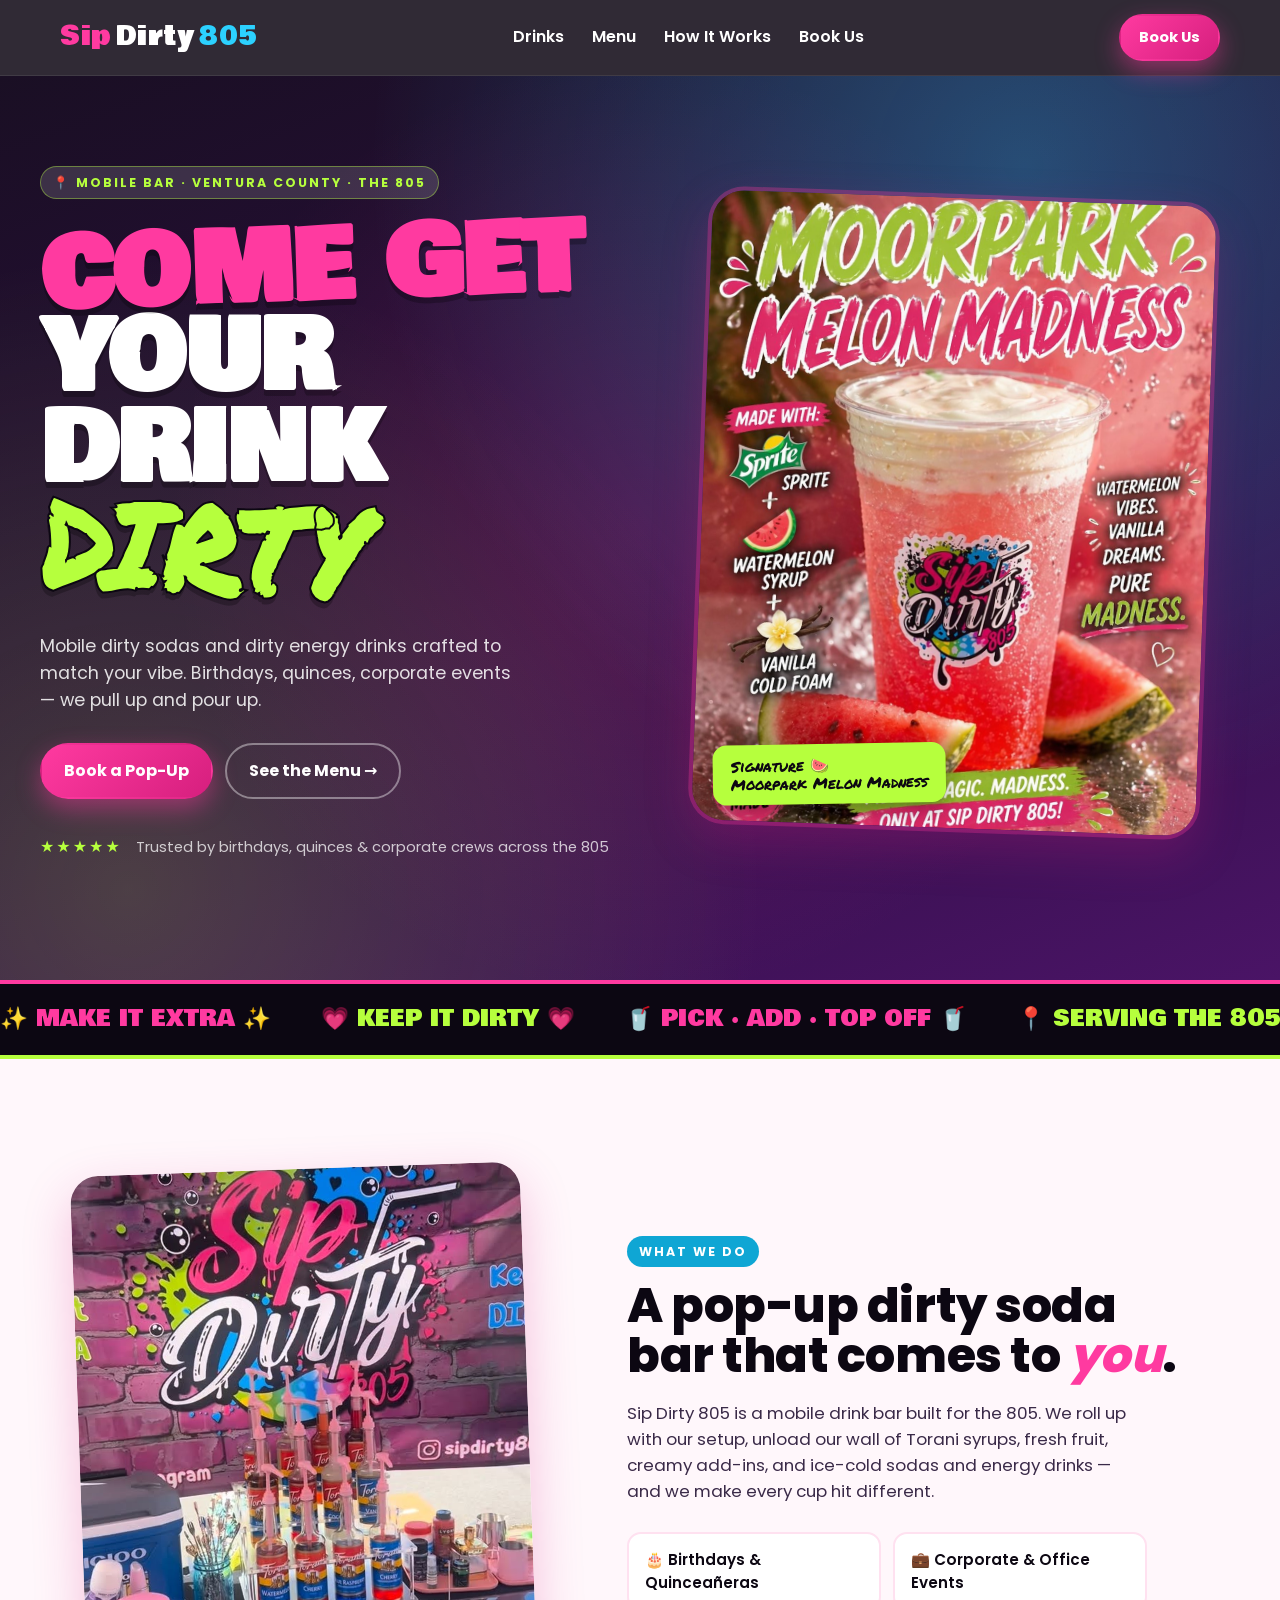
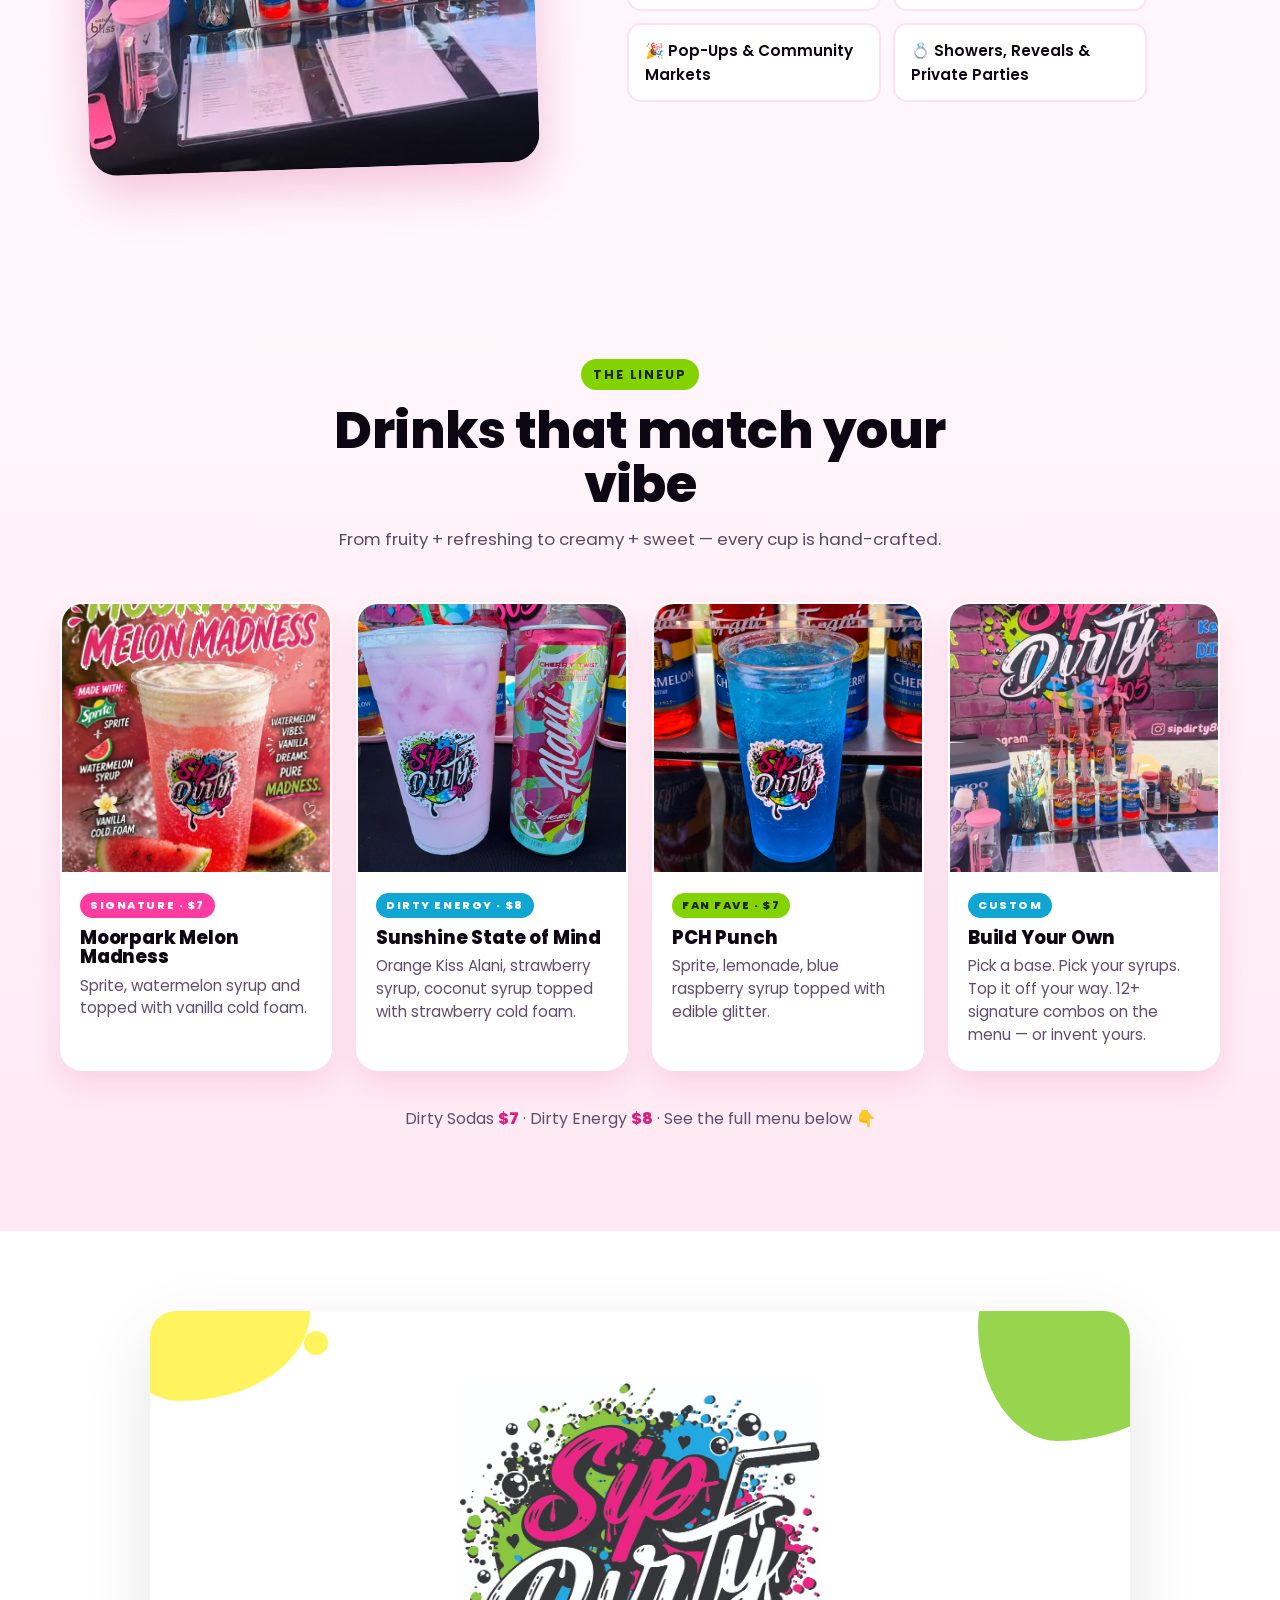
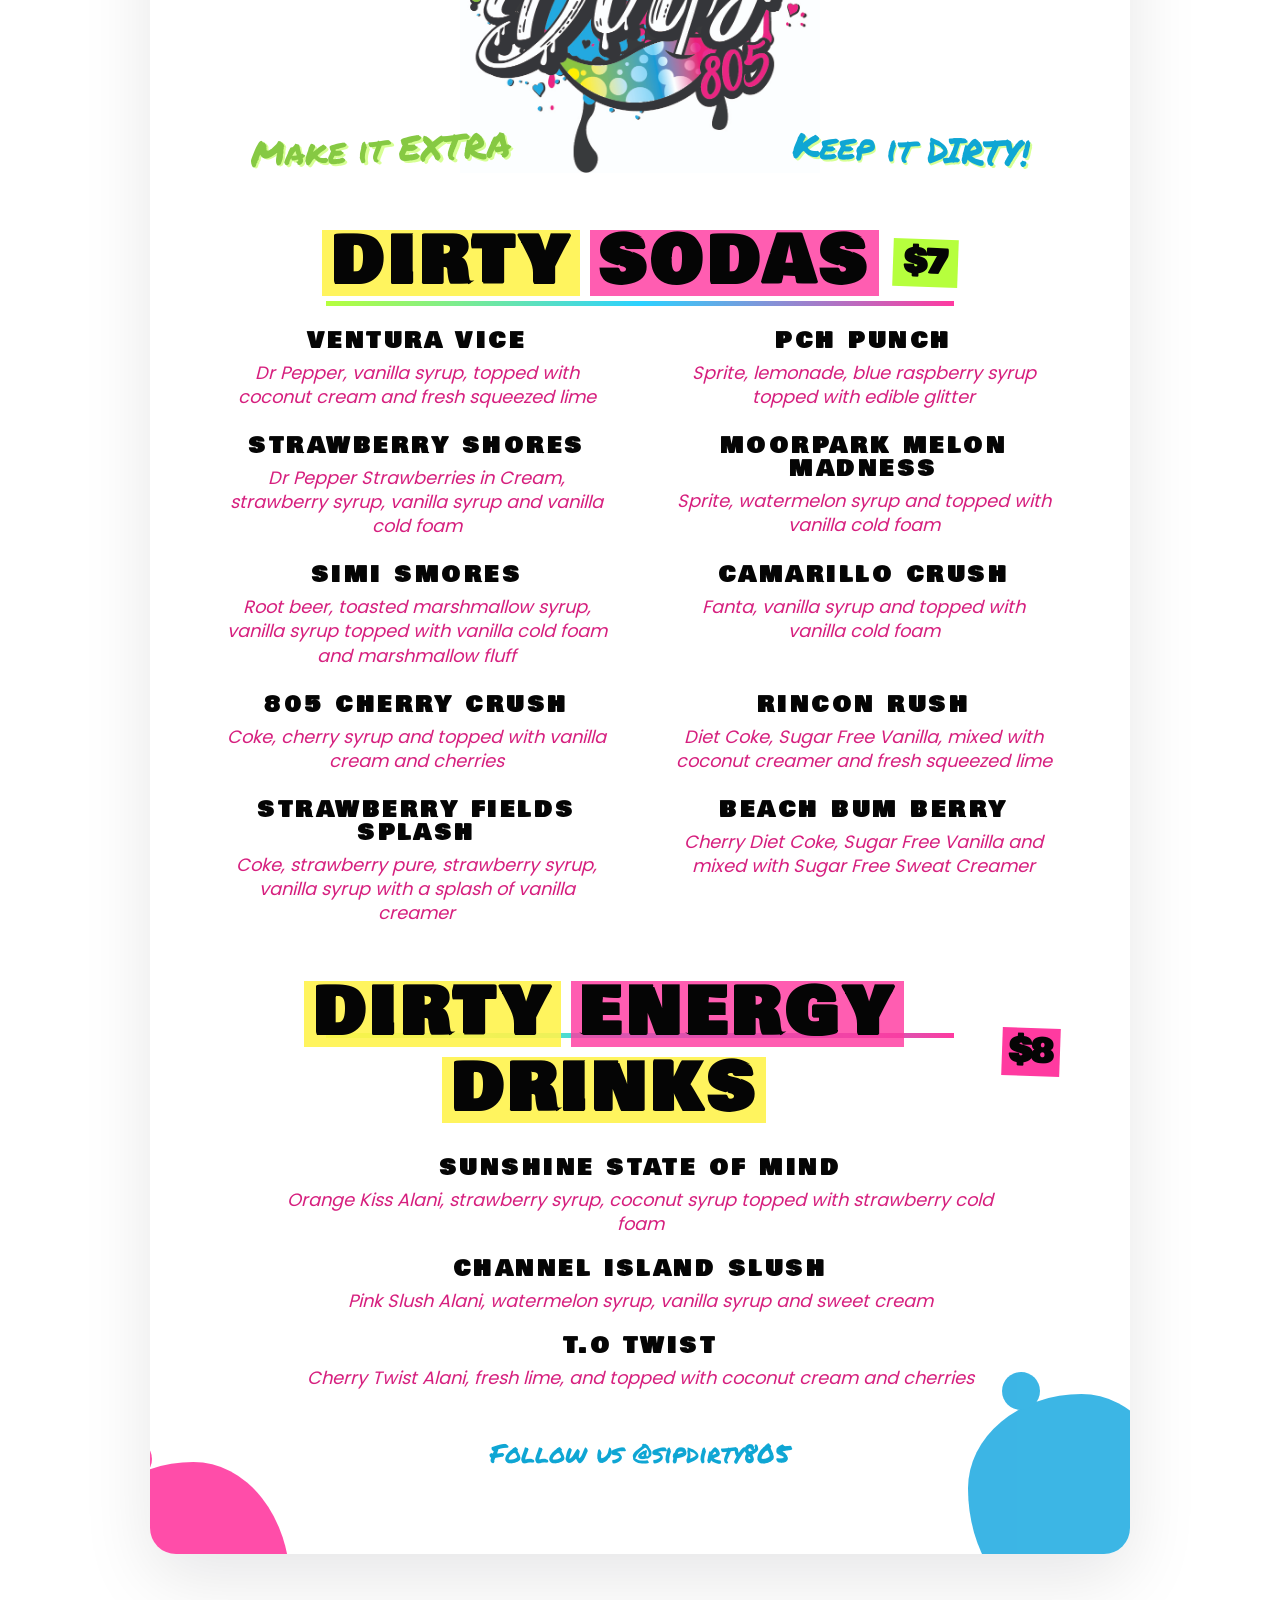
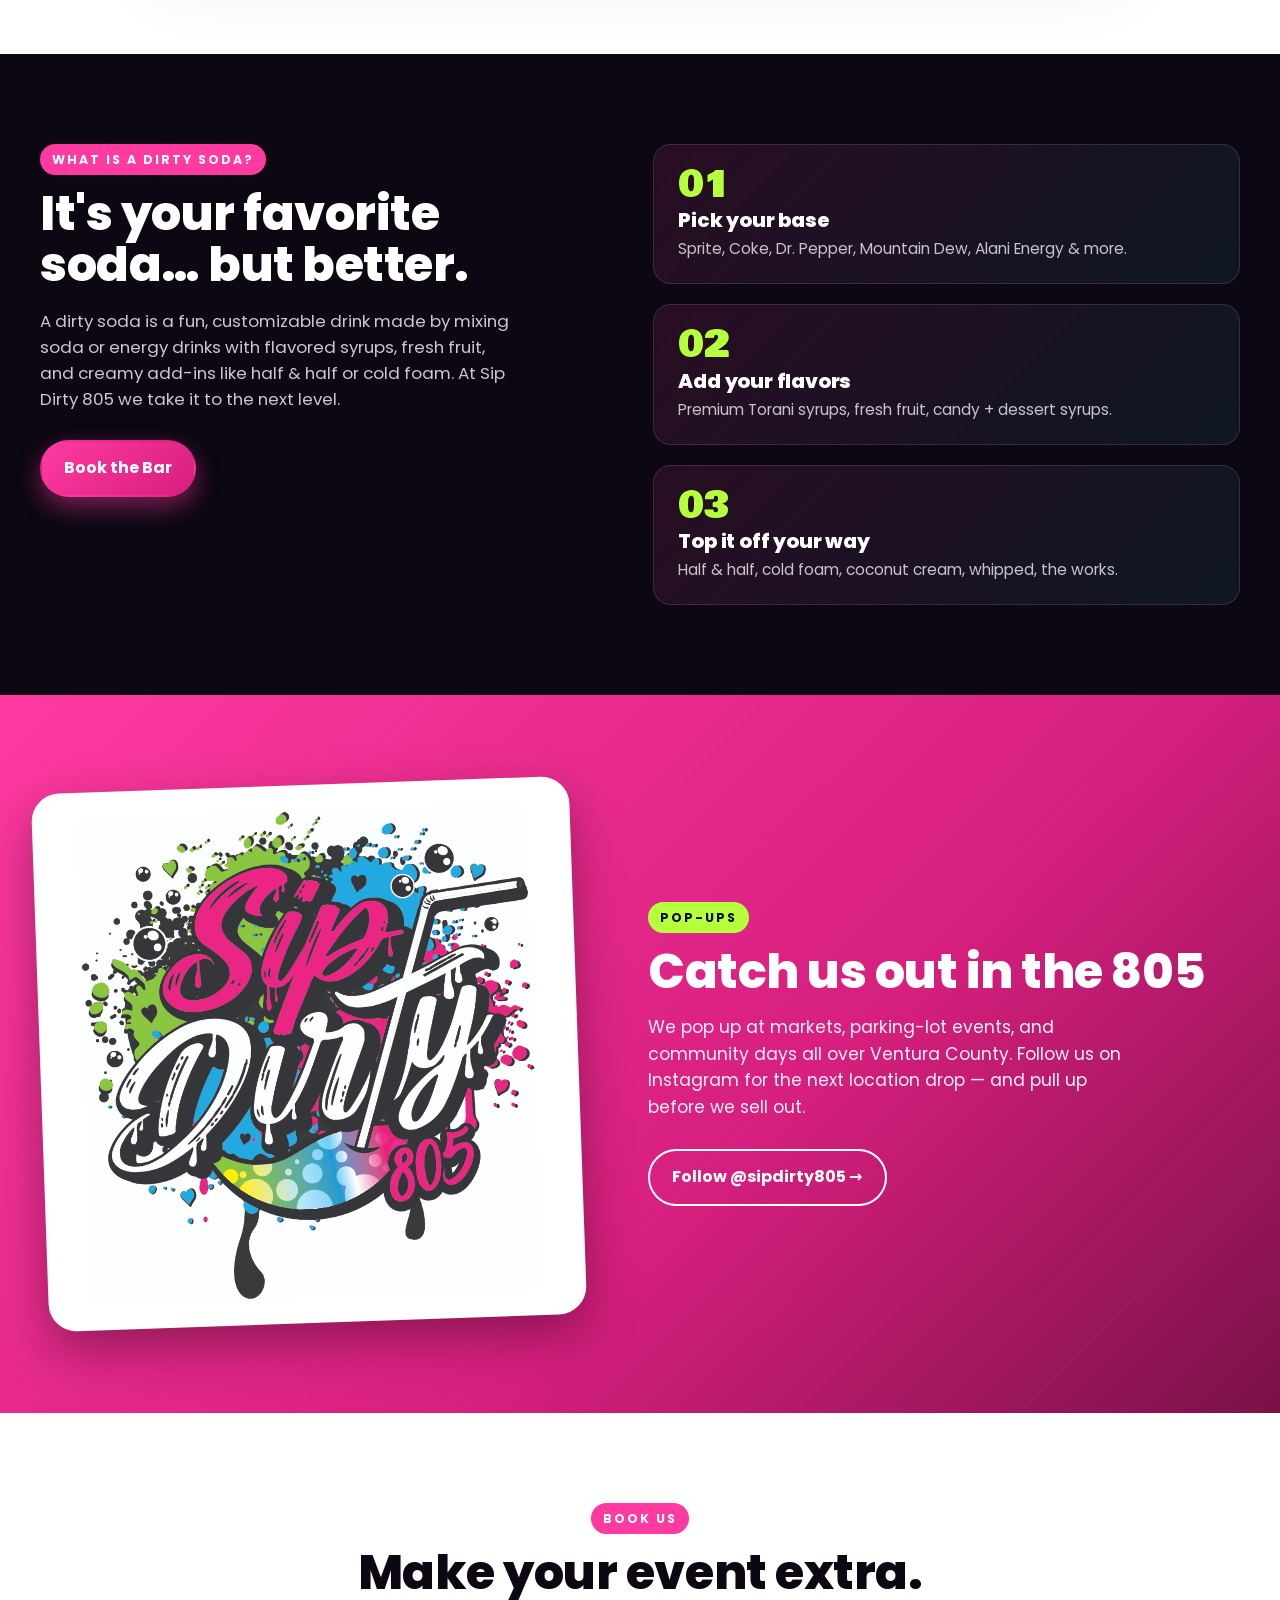
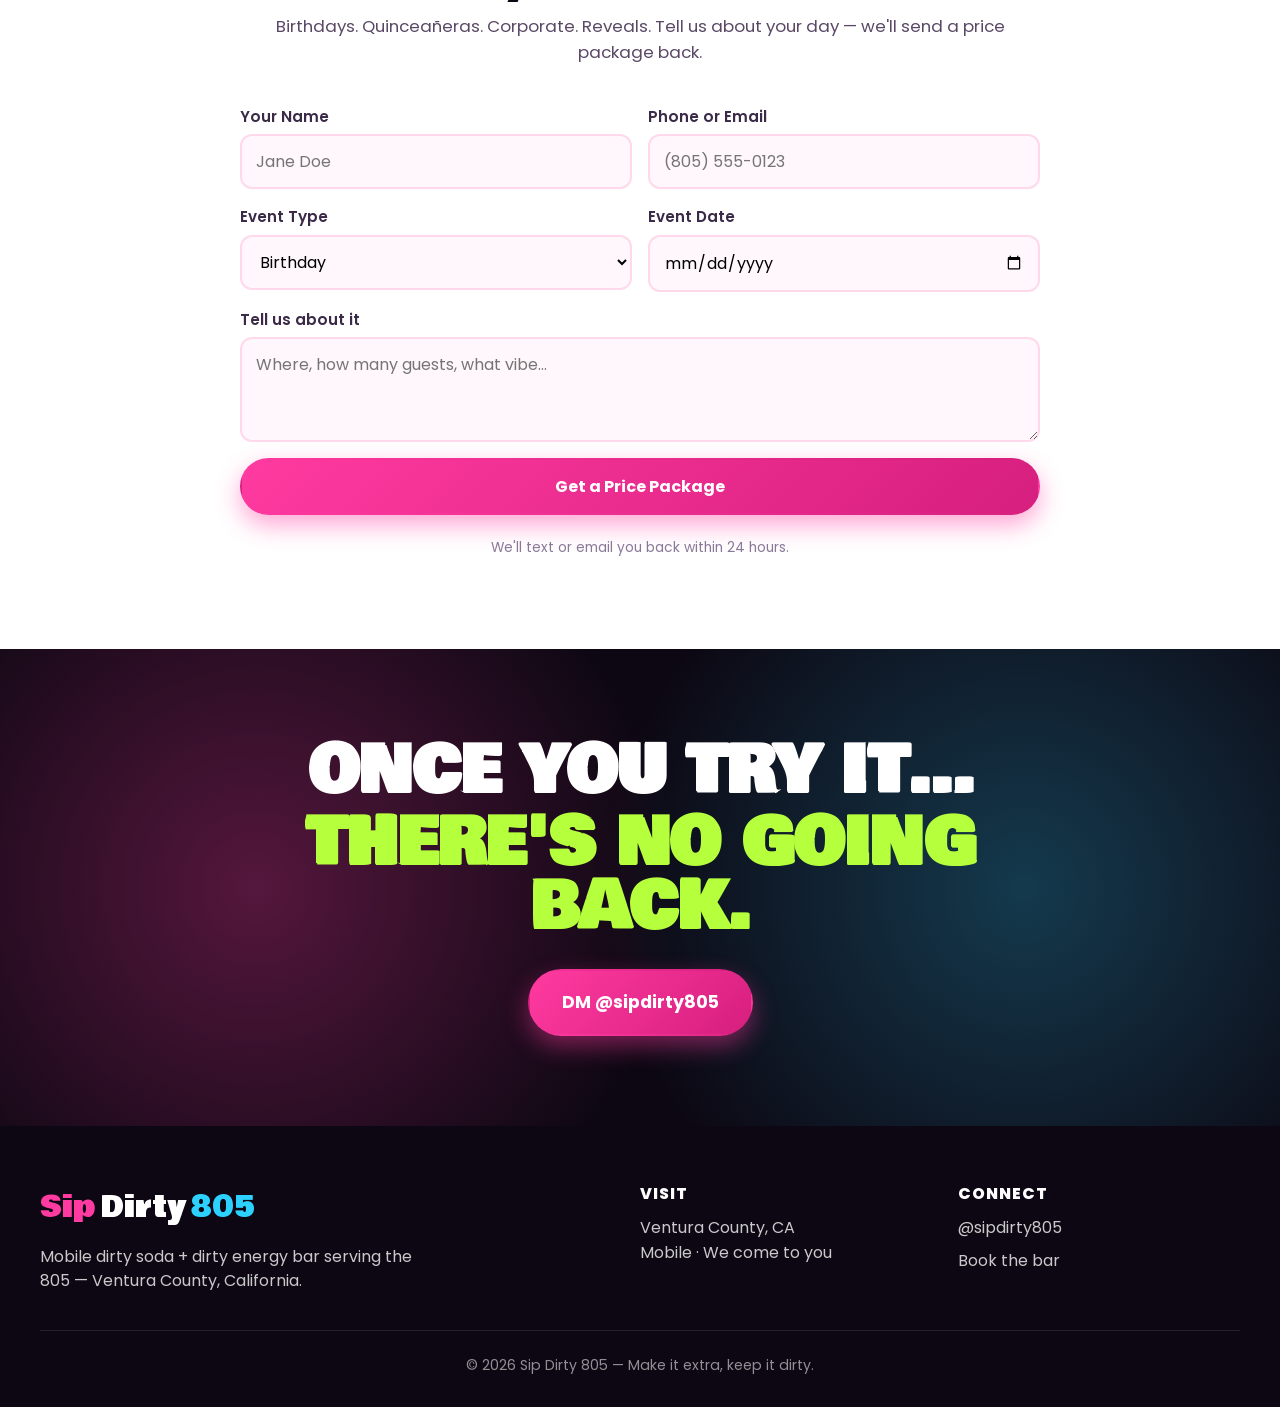
<file: index.html>
<!DOCTYPE html>
<html lang="en">
<head>
<meta charset="UTF-8" />
<meta name="viewport" content="width=device-width, initial-scale=1.0" />
<meta name="description" content="Sip Dirty 805 is a mobile dirty soda and dirty energy drink bar serving Ventura County. Book us for birthdays, quinceañeras, and corporate events." />
<title>Sip Dirty 805 | Mobile Dirty Soda Bar | Ventura County, CA</title>
<link rel="stylesheet" href="styles.css?v=9" />
<link rel="canonical" href="https://sipdirty805.com/" />

<meta property="og:type" content="website" />
<meta property="og:site_name" content="Sip Dirty 805" />
<meta property="og:title" content="Sip Dirty 805 | Mobile Dirty Soda Bar | Ventura County, CA" />
<meta property="og:description" content="Mobile dirty soda and dirty energy drink bar serving Ventura County. Book us for birthdays, quinceañeras, and corporate events." />
<meta property="og:url" content="https://sipdirty805.com/" />
<meta property="og:image" content="https://sipdirty805.com/assets/drinks-hero.jpg" />
<meta name="twitter:card" content="summary_large_image" />

<script type="application/ld+json">
{
  "@context": "https://schema.org",
  "@type": "FoodEstablishment",
  "@id": "https://sipdirty805.com/#business",
  "name": "Sip Dirty 805",
  "description": "Mobile dirty soda and dirty energy drink bar serving Ventura County, California. Available for birthdays, quinceañeras, corporate events, showers, and community pop-ups.",
  "url": "https://sipdirty805.com/",
  "image": "https://sipdirty805.com/assets/drinks-hero.jpg",
  "logo": "https://sipdirty805.com/assets/logo.jpg",
  "servesCuisine": "Dirty Sodas and Dirty Energy Drinks",
  "priceRange": "$7-$8",
  "areaServed": {
    "@type": "AdministrativeArea",
    "name": "Ventura County, California"
  },
  "address": {
    "@type": "PostalAddress",
    "addressRegion": "CA",
    "addressCountry": "US"
  },
  "sameAs": [
    "https://www.instagram.com/sipdirty805/"
  ],
  "hasMenu": {
    "@type": "Menu",
    "name": "Sip Dirty 805 Drink Menu",
    "hasMenuSection": [
      {
        "@type": "MenuSection",
        "name": "Dirty Sodas",
        "hasMenuItem": [
          { "@type": "MenuItem", "name": "Ventura Vice", "description": "Dr Pepper, vanilla syrup, topped with coconut cream and fresh squeezed lime", "offers": { "@type": "Offer", "price": "7.00", "priceCurrency": "USD" } },
          { "@type": "MenuItem", "name": "PCH Punch", "description": "Sprite, lemonade, blue raspberry syrup topped with edible glitter", "offers": { "@type": "Offer", "price": "7.00", "priceCurrency": "USD" } },
          { "@type": "MenuItem", "name": "Strawberry Shores", "description": "Dr Pepper Strawberries in Cream, strawberry syrup, vanilla syrup and vanilla cold foam", "offers": { "@type": "Offer", "price": "7.00", "priceCurrency": "USD" } },
          { "@type": "MenuItem", "name": "Moorpark Melon Madness", "description": "Sprite, watermelon syrup and topped with vanilla cold foam", "offers": { "@type": "Offer", "price": "7.00", "priceCurrency": "USD" } },
          { "@type": "MenuItem", "name": "Simi Smores", "description": "Root beer, toasted marshmallow syrup, vanilla syrup topped with vanilla cold foam and marshmallow fluff", "offers": { "@type": "Offer", "price": "7.00", "priceCurrency": "USD" } },
          { "@type": "MenuItem", "name": "Camarillo Crush", "description": "Fanta, vanilla syrup and topped with vanilla cold foam", "offers": { "@type": "Offer", "price": "7.00", "priceCurrency": "USD" } },
          { "@type": "MenuItem", "name": "805 Cherry Crush", "description": "Coke, cherry syrup and topped with vanilla cream and cherries", "offers": { "@type": "Offer", "price": "7.00", "priceCurrency": "USD" } },
          { "@type": "MenuItem", "name": "Rincon Rush", "description": "Diet Coke, sugar free vanilla, mixed with coconut creamer and fresh squeezed lime", "offers": { "@type": "Offer", "price": "7.00", "priceCurrency": "USD" } },
          { "@type": "MenuItem", "name": "Strawberry Fields Splash", "description": "Coke, strawberry puree, strawberry syrup, vanilla syrup with a splash of vanilla creamer", "offers": { "@type": "Offer", "price": "7.00", "priceCurrency": "USD" } },
          { "@type": "MenuItem", "name": "Beach Bum Berry", "description": "Cherry Diet Coke, sugar free vanilla, mixed with sugar free sweet creamer", "offers": { "@type": "Offer", "price": "7.00", "priceCurrency": "USD" } }
        ]
      },
      {
        "@type": "MenuSection",
        "name": "Dirty Energy Drinks",
        "hasMenuItem": [
          { "@type": "MenuItem", "name": "Sunshine State of Mind", "description": "Orange Kiss Alani, strawberry syrup, coconut syrup topped with strawberry cold foam", "offers": { "@type": "Offer", "price": "8.00", "priceCurrency": "USD" } },
          { "@type": "MenuItem", "name": "Channel Island Slush", "description": "Pink Slush Alani, watermelon syrup, vanilla syrup and sweet cream", "offers": { "@type": "Offer", "price": "8.00", "priceCurrency": "USD" } },
          { "@type": "MenuItem", "name": "T.O Twist", "description": "Cherry Twist Alani, fresh lime, and topped with coconut cream and cherries", "offers": { "@type": "Offer", "price": "8.00", "priceCurrency": "USD" } }
        ]
      }
    ]
  },
  "potentialAction": {
    "@type": "ReserveAction",
    "name": "Book the bar",
    "target": {
      "@type": "EntryPoint",
      "urlTemplate": "https://sipdirty805.com/#book"
    }
  }
}
</script>
</head>
<body>

<header class="nav">
  <div class="nav__inner">
    <a href="#top" class="nav__brand">
      <span class="nav__brand-pink">Sip</span><span class="nav__brand-white">Dirty</span><span class="nav__brand-blue">805</span>
    </a>
    <nav class="nav__links">
      <a href="#drinks">Drinks</a>
      <a href="#menu">Menu</a>
      <a href="#how">How It Works</a>
      <a href="#book">Book Us</a>
    </nav>
    <a href="#book" class="btn btn--primary nav__cta">Book Us</a>
  </div>
</header>

<section class="hero" id="top">
  <div class="hero__bg" aria-hidden="true"></div>
  <div class="hero__inner">
    <div class="hero__copy">
      <span class="eyebrow">📍 Mobile Bar · Ventura County · The 805</span>
      <h1 class="hero__title">
        <span class="title-line title-line--pink">Come Get</span>
        <span class="title-line title-line--white">Your Drink</span>
        <span class="title-line title-line--green">DIRTY</span>
      </h1>
      <p class="hero__sub">
        Mobile dirty sodas and dirty energy drinks crafted to match your vibe.
        Birthdays, quinces, corporate events — we pull up and pour up.
      </p>
      <div class="hero__cta">
        <a href="#book" class="btn btn--primary">Book a Pop-Up</a>
        <a href="#menu" class="btn btn--ghost">See the Menu →</a>
      </div>
      <div class="hero__proof">
        <span>★★★★★</span>
        <span>Trusted by birthdays, quinces &amp; corporate crews across the 805</span>
      </div>
    </div>
    <div class="hero__media">
      <img src="assets/drinks-hero.jpg" alt="Moorpark Melon Madness — Sip Dirty 805 signature watermelon vanilla cold foam dirty soda" loading="eager" />
      <div class="hero__badge">Signature 🍉<br/>Moorpark Melon Madness</div>
    </div>
  </div>
</section>

<section class="strip">
  <div class="strip__track">
    <span>✨ Make It Extra ✨</span>
    <span>💗 Keep It Dirty 💗</span>
    <span>🥤 Pick · Add · Top Off 🥤</span>
    <span>📍 Serving the 805 📍</span>
    <span>✨ Make It Extra ✨</span>
    <span>💗 Keep It Dirty 💗</span>
    <span>🥤 Pick · Add · Top Off 🥤</span>
    <span>📍 Serving the 805 📍</span>
  </div>
</section>

<section class="about" id="about">
  <div class="about__grid">
    <div class="about__media">
      <img src="assets/popup-vibe.jpg" alt="Sip Dirty 805 mobile pop-up bar setup with Torani syrup bottles and graffiti backdrop" loading="lazy" />
    </div>
    <div class="about__copy">
      <span class="eyebrow eyebrow--blue">What We Do</span>
      <h2>A pop-up dirty soda bar that comes to <em>you</em>.</h2>
      <p>
        Sip Dirty 805 is a mobile drink bar built for the 805. We roll up with our setup,
        unload our wall of Torani syrups, fresh fruit, creamy add-ins, and ice-cold sodas
        and energy drinks — and we make every cup hit different.
      </p>
      <ul class="about__list">
        <li>🎂 Birthdays &amp; Quinceañeras</li>
        <li>💼 Corporate &amp; Office Events</li>
        <li>🎉 Pop-Ups &amp; Community Markets</li>
        <li>💍 Showers, Reveals &amp; Private Parties</li>
      </ul>
    </div>
  </div>
</section>

<section class="drinks" id="drinks">
  <div class="section-head">
    <span class="eyebrow eyebrow--green">The Lineup</span>
    <h2>Drinks that match your vibe</h2>
    <p>From fruity + refreshing to creamy + sweet — every cup is hand-crafted.</p>
  </div>

  <div class="drinks__grid">
    <article class="drink-card">
      <div class="drink-card__media">
        <img src="assets/drinks-hero.jpg" alt="Moorpark Melon Madness — pink watermelon Sprite drink with vanilla cold foam" loading="lazy" />
      </div>
      <div class="drink-card__body">
        <span class="drink-card__tag">SIGNATURE · $7</span>
        <h3>Moorpark Melon Madness</h3>
        <p>Sprite, watermelon syrup and topped with vanilla cold foam.</p>
      </div>
    </article>

    <article class="drink-card">
      <div class="drink-card__media">
        <img src="assets/drinks-tray.jpg" alt="Pink Ventura Vice dirty soda next to a cherry Alani energy can — Sip Dirty 805" loading="lazy" />
      </div>
      <div class="drink-card__body">
        <span class="drink-card__tag drink-card__tag--blue">DIRTY ENERGY · $8</span>
        <h3>Sunshine State of Mind</h3>
        <p>Orange Kiss Alani, strawberry syrup, coconut syrup topped with strawberry cold foam.</p>
      </div>
    </article>

    <article class="drink-card">
      <div class="drink-card__media">
        <img src="assets/pch-punch-blue.png" alt="Blue PCH Punch dirty soda in a Sip Dirty 805 cup with Torani syrups behind it" loading="lazy" />
      </div>
      <div class="drink-card__body">
        <span class="drink-card__tag drink-card__tag--green">FAN FAVE · $7</span>
        <h3>PCH Punch</h3>
        <p>Sprite, lemonade, blue raspberry syrup topped with edible glitter.</p>
      </div>
    </article>

    <article class="drink-card">
      <div class="drink-card__media">
        <img src="assets/popup-vibe.jpg" alt="Build your own dirty soda at the Sip Dirty 805 mobile bar with Torani syrups" loading="lazy" />
      </div>
      <div class="drink-card__body">
        <span class="drink-card__tag drink-card__tag--blue">CUSTOM</span>
        <h3>Build Your Own</h3>
        <p>Pick a base. Pick your syrups. Top it off your way. 12+ signature combos on the menu — or invent yours.</p>
      </div>
    </article>
  </div>

  <div class="drinks__note">
    Dirty Sodas <strong>$7</strong> · Dirty Energy <strong>$8</strong> · See the full menu below 👇
  </div>
</section>

<section class="menu menu--real" id="menu">
  <div class="menu-poster">
    <div class="menu-splash menu-splash--yellow"></div>
    <div class="menu-splash menu-splash--green"></div>
    <div class="menu-splash menu-splash--blue"></div>
    <div class="menu-splash menu-splash--pink"></div>

    <div class="menu-logo-wrap">
      <img src="assets/logo.jpg" alt="Sip Dirty 805 logo" class="menu-logo" loading="lazy" />
    </div>

    <div class="menu-tagline">
      <span>Make it EXTRA</span>
      <span>Keep it DIRTY!</span>
    </div>

    <div class="menu-title-row menu-title-row--soda">
      <h2><span>Dirty</span> <span>Sodas</span></h2>
      <strong>$7</strong>
    </div>

    <div class="real-menu-grid real-menu-grid--sodas">
      <article><h3>Ventura Vice</h3><p>Dr Pepper, vanilla syrup, topped with coconut cream and fresh squeezed lime</p></article>
      <article><h3>PCH Punch</h3><p>Sprite, lemonade, blue raspberry syrup topped with edible glitter</p></article>
      <article><h3>Strawberry Shores</h3><p>Dr Pepper Strawberries in Cream, strawberry syrup, vanilla syrup and vanilla cold foam</p></article>
      <article><h3>Moorpark Melon Madness</h3><p>Sprite, watermelon syrup and topped with vanilla cold foam</p></article>
      <article><h3>Simi Smores</h3><p>Root beer, toasted marshmallow syrup, vanilla syrup topped with vanilla cold foam and marshmallow fluff</p></article>
      <article><h3>Camarillo Crush</h3><p>Fanta, vanilla syrup and topped with vanilla cold foam</p></article>
      <article><h3>805 Cherry Crush</h3><p>Coke, cherry syrup and topped with vanilla cream and cherries</p></article>
      <article><h3>Rincon Rush</h3><p>Diet Coke, Sugar Free Vanilla, mixed with coconut creamer and fresh squeezed lime</p></article>
      <article><h3>Strawberry Fields Splash</h3><p>Coke, strawberry pure, strawberry syrup, vanilla syrup with a splash of vanilla creamer</p></article>
      <article><h3>Beach Bum Berry</h3><p>Cherry Diet Coke, Sugar Free Vanilla and mixed with Sugar Free Sweat Creamer</p></article>
    </div>

    <div class="menu-title-row menu-title-row--energy">
      <h2><span>Dirty</span> <span>Energy</span> <span>Drinks</span></h2>
      <strong>$8</strong>
    </div>

    <div class="real-menu-grid real-menu-grid--energy">
      <article><h3>Sunshine State of Mind</h3><p>Orange Kiss Alani, strawberry syrup, coconut syrup topped with strawberry cold foam</p></article>
      <article><h3>Channel Island Slush</h3><p>Pink Slush Alani, watermelon syrup, vanilla syrup and sweet cream</p></article>
      <article><h3>T.O Twist</h3><p>Cherry Twist Alani, fresh lime, and topped with coconut cream and cherries</p></article>
    </div>

    <a href="https://www.instagram.com/sipdirty805/" target="_blank" rel="noopener" class="menu-follow">Follow us @sipdirty805</a>
  </div>
</section>

<section class="how" id="how">
  <div class="how__grid">
    <div class="how__copy">
      <span class="eyebrow eyebrow--pink">What is a Dirty Soda?</span>
      <h2>It's your favorite soda… but better.</h2>
      <p>
        A dirty soda is a fun, customizable drink made by mixing soda or energy drinks with
        flavored syrups, fresh fruit, and creamy add-ins like half &amp; half or cold foam.
        At Sip Dirty 805 we take it to the next level.
      </p>
      <a href="#book" class="btn btn--primary">Book the Bar</a>
    </div>

    <ol class="how__steps">
      <li>
        <span class="how__num">01</span>
        <h3>Pick your base</h3>
        <p>Sprite, Coke, Dr. Pepper, Mountain Dew, Alani Energy &amp; more.</p>
      </li>
      <li>
        <span class="how__num">02</span>
        <h3>Add your flavors</h3>
        <p>Premium Torani syrups, fresh fruit, candy + dessert syrups.</p>
      </li>
      <li>
        <span class="how__num">03</span>
        <h3>Top it off your way</h3>
        <p>Half &amp; half, cold foam, coconut cream, whipped, the works.</p>
      </li>
    </ol>
  </div>
</section>

<section class="events" id="events">
  <div class="events__inner">
    <div class="events__media events__media--logo">
      <img src="assets/logo.jpg" alt="Sip Dirty 805 graffiti logo" loading="lazy" class="events__logo" />
    </div>
    <div class="events__copy">
      <span class="eyebrow eyebrow--green">Pop-Ups</span>
      <h2>Catch us out in the 805</h2>
      <p>
        We pop up at markets, parking-lot events, and community days all over Ventura County.
        Follow us on Instagram for the next location drop — and pull up before we sell out.
      </p>
      <a href="https://www.instagram.com/sipdirty805/" target="_blank" rel="noopener" class="btn btn--ghost btn--ghost-light">
        Follow @sipdirty805 →
      </a>
    </div>
  </div>
</section>

<section class="book" id="book">
  <div class="book__inner">
    <div class="book__head">
      <span class="eyebrow eyebrow--pink">Book Us</span>
      <h2>Make your event extra.</h2>
      <p>Birthdays. Quinceañeras. Corporate. Reveals. Tell us about your day — we'll send a price package back.</p>
    </div>
    <form class="book__form" action="https://api.web3forms.com/submit" method="POST">
      <input type="hidden" name="access_key" value="62a10015-3de0-46ab-829b-88ecdb72f0ad" />
      <input type="hidden" name="subject" value="New Sip Dirty 805 Booking Request" />
      <input type="hidden" name="from_name" value="Sip Dirty 805 Website" />
      <input type="hidden" name="redirect" value="https://sipdirty805.com/thanks.html" />
      <div class="row">
        <label>
          Your Name
          <input type="text" name="name" required placeholder="Jane Doe" />
        </label>
        <label>
          Phone or Email
          <input type="text" name="contact" required placeholder="(805) 555-0123" />
        </label>
      </div>
      <div class="row">
        <label>
          Event Type
          <select name="event_type">
            <option>Birthday</option>
            <option>Quinceañera</option>
            <option>Corporate / Office</option>
            <option>Bridal / Baby Shower</option>
            <option>Pop-Up / Community Event</option>
            <option>Other</option>
          </select>
        </label>
        <label>
          Event Date
          <input type="date" name="event_date" />
        </label>
      </div>
      <label>
        Tell us about it
        <textarea name="details" rows="3" placeholder="Where, how many guests, what vibe…"></textarea>
      </label>
      <button type="submit" class="btn btn--primary btn--block">Get a Price Package</button>
      <p class="book__hint">We'll text or email you back within 24 hours.</p>
    </form>
  </div>
</section>

<section class="cta">
  <div class="cta__inner">
    <h2>Once you try it… <span>there's no going back.</span></h2>
    <a href="https://www.instagram.com/sipdirty805/" target="_blank" rel="noopener" class="btn btn--primary btn--lg">DM @sipdirty805</a>
  </div>
</section>

<footer class="footer" id="contact">
  <div class="footer__inner">
    <div class="footer__brand">
      <div class="footer__logo">
        <span class="nav__brand-pink">Sip</span><span class="nav__brand-white">Dirty</span><span class="nav__brand-blue">805</span>
      </div>
      <p>Mobile dirty soda + dirty energy bar serving the 805 — Ventura County, California.</p>
    </div>
    <div class="footer__col">
      <h4>Visit</h4>
      <p>Ventura County, CA<br/>Mobile · We come to you</p>
    </div>
    <div class="footer__col">
      <h4>Connect</h4>
      <p><a href="https://www.instagram.com/sipdirty805/" target="_blank" rel="noopener">@sipdirty805</a></p>
      <p><a href="#book">Book the bar</a></p>
    </div>
  </div>
  <div class="footer__bottom">
    <span>© <span id="yr"></span> Sip Dirty 805 — Make it extra, keep it dirty.</span>
  </div>
</footer>

<script>
  document.getElementById('yr').textContent = new Date().getFullYear();
</script>
</body>
</html>
</file>
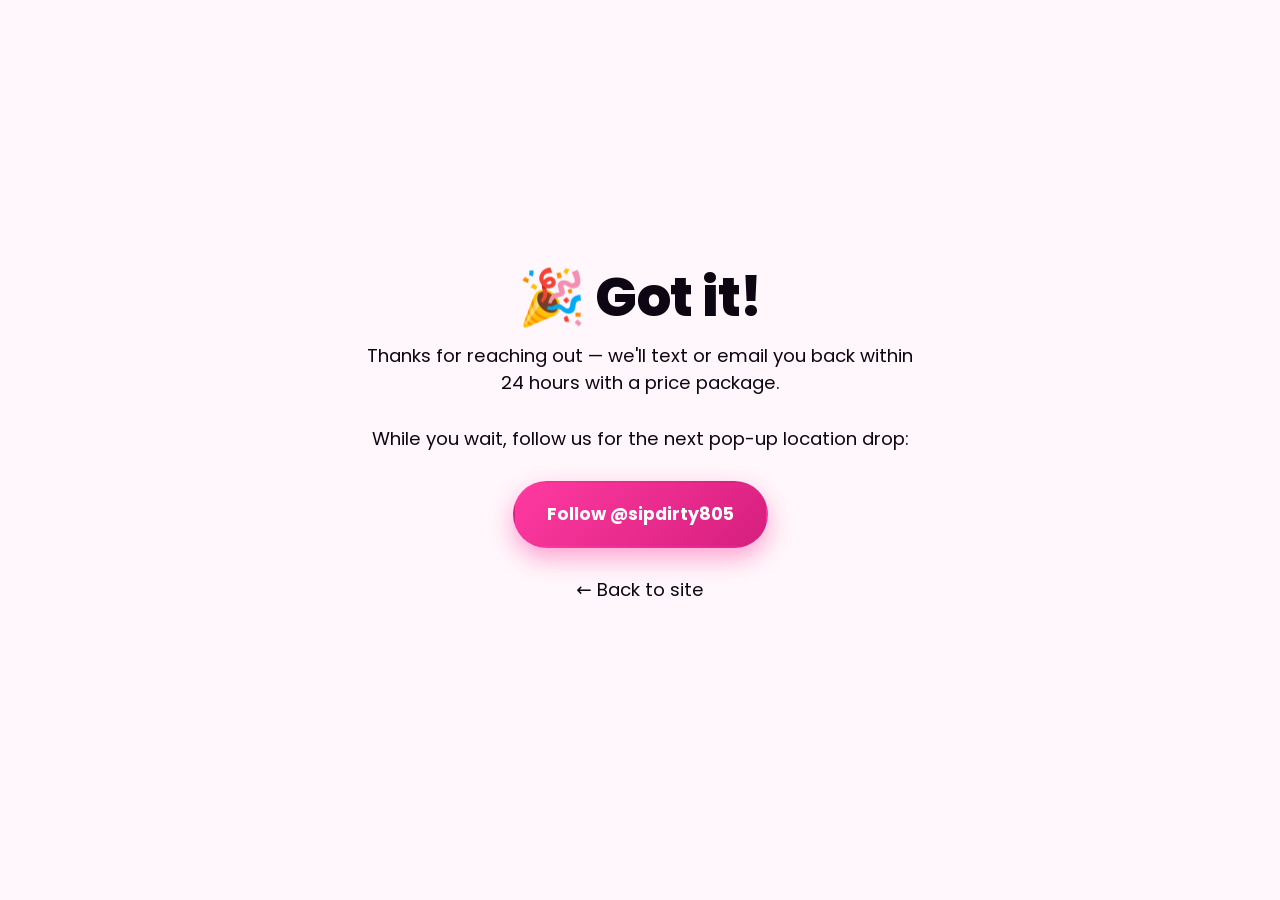
<file: thanks.html>
<!DOCTYPE html>
<html lang="en">
<head>
<meta charset="UTF-8" />
<meta name="viewport" content="width=device-width, initial-scale=1.0" />
<title>Thanks! — Sip Dirty 805</title>
<link rel="stylesheet" href="styles.css?v=6" />
<style>
  .thanks {
    min-height: 100vh;
    display: flex;
    align-items: center;
    justify-content: center;
    padding: 40px 20px;
    text-align: center;
  }
  .thanks__inner { max-width: 560px; }
  .thanks h1 { font-size: clamp(2.2rem, 5vw, 3.4rem); margin: 0 0 16px; }
  .thanks p { font-size: 1.15rem; line-height: 1.5; margin: 0 0 28px; }
</style>
</head>
<body>
<section class="thanks">
  <div class="thanks__inner">
    <h1>🎉 Got it!</h1>
    <p>Thanks for reaching out — we'll text or email you back within 24 hours with a price package.</p>
    <p>While you wait, follow us for the next pop-up location drop:</p>
    <a href="https://www.instagram.com/sipdirty805/" target="_blank" rel="noopener" class="btn btn--primary btn--lg">Follow @sipdirty805</a>
    <p style="margin-top: 28px;"><a href="/">← Back to site</a></p>
  </div>
</section>
</body>
</html>
</file>
<file: styles.css>
/* Sip Dirty 805 — graffiti / neon brand */
/* Self-hosted Google Fonts (Bowlby One, Permanent Marker, Poppins) */
@font-face { font-family: 'Bowlby One'; font-style: normal; font-weight: 400; font-display: swap; src: url('assets/fonts/bowlby-one.ttf') format('truetype'); }
@font-face { font-family: 'Permanent Marker'; font-style: normal; font-weight: 400; font-display: swap; src: url('assets/fonts/permanent-marker.ttf') format('truetype'); }
@font-face { font-family: 'Poppins'; font-style: normal; font-weight: 400; font-display: swap; src: url('assets/fonts/poppins-400.ttf') format('truetype'); }
@font-face { font-family: 'Poppins'; font-style: normal; font-weight: 500; font-display: swap; src: url('assets/fonts/poppins-500.ttf') format('truetype'); }
@font-face { font-family: 'Poppins'; font-style: normal; font-weight: 600; font-display: swap; src: url('assets/fonts/poppins-600.ttf') format('truetype'); }
@font-face { font-family: 'Poppins'; font-style: normal; font-weight: 700; font-display: swap; src: url('assets/fonts/poppins-700.ttf') format('truetype'); }
@font-face { font-family: 'Poppins'; font-style: normal; font-weight: 800; font-display: swap; src: url('assets/fonts/poppins-800.ttf') format('truetype'); }

:root {
  --pink: #ff3aa0;
  --pink-deep: #d61f7e;
  --green: #b6ff3d;
  --green-deep: #82d300;
  --blue: #2cd1ff;
  --blue-deep: #0fa6d4;
  --ink: #0c0712;
  --ink-2: #1a0f24;
  --paper: #fff7fb;
  --muted: rgba(255,255,255,0.7);
  --shadow: 0 18px 48px rgba(214, 31, 126, 0.25);
}

* { box-sizing: border-box; }
html, body { margin: 0; padding: 0; }
body {
  font-family: 'Poppins', system-ui, -apple-system, sans-serif;
  color: var(--ink);
  background: var(--paper);
  -webkit-font-smoothing: antialiased;
  line-height: 1.55;
  overflow-x: hidden;
}
img { max-width: 100%; display: block; }
a { color: inherit; text-decoration: none; }
h1, h2, h3, h4 { margin: 0; line-height: 1.05; font-weight: 800; letter-spacing: -0.01em; }
p { margin: 0; }

.btn {
  display: inline-flex;
  align-items: center;
  justify-content: center;
  gap: 6px;
  padding: 14px 22px;
  border-radius: 999px;
  font-weight: 700;
  font-size: 1rem;
  border: 2px solid transparent;
  cursor: pointer;
  transition: transform .18s ease, box-shadow .18s ease, background .18s ease;
  font-family: inherit;
  text-align: center;
}
.btn--primary {
  background: linear-gradient(135deg, var(--pink) 0%, var(--pink-deep) 100%);
  color: #fff;
  box-shadow: 0 10px 24px rgba(255,58,160,0.45);
}
.btn--primary:hover { transform: translateY(-2px); box-shadow: 0 14px 30px rgba(255,58,160,0.55); }
.btn--ghost {
  background: transparent;
  color: var(--ink);
  border-color: var(--ink);
}
.btn--ghost:hover { background: var(--ink); color: var(--paper); }
.btn--ghost-light {
  background: transparent;
  color: #fff;
  border-color: #fff;
}
.btn--ghost-light:hover { background: #fff; color: var(--ink); }
.btn--block { width: 100%; }
.btn--lg { padding: 18px 32px; font-size: 1.1rem; }

.eyebrow {
  display: inline-block;
  font-weight: 700;
  font-size: 0.78rem;
  letter-spacing: 0.16em;
  text-transform: uppercase;
  background: var(--pink);
  color: #fff;
  padding: 6px 12px;
  border-radius: 999px;
  margin-bottom: 14px;
}
.eyebrow--blue { background: var(--blue-deep); }
.eyebrow--green { background: var(--green-deep); color: #1a2400; }
.eyebrow--pink { background: var(--pink); }

/* NAV */
.nav {
  position: sticky;
  top: 0;
  z-index: 50;
  background: rgba(12, 7, 18, 0.85);
  backdrop-filter: blur(12px);
  -webkit-backdrop-filter: blur(12px);
  color: #fff;
  border-bottom: 1px solid rgba(255,255,255,0.08);
}
.nav__inner {
  max-width: 1200px;
  margin: 0 auto;
  padding: 14px 20px;
  display: flex;
  align-items: center;
  justify-content: space-between;
  gap: 20px;
}
.nav__brand {
  font-family: 'Bowlby One', cursive;
  font-size: 1.6rem;
  letter-spacing: 0.5px;
  display: flex;
  gap: 4px;
}
.nav__brand-pink { color: var(--pink); }
.nav__brand-white { color: #fff; }
.nav__brand-blue { color: var(--blue); }
.nav__links { display: none; gap: 28px; font-weight: 600; }
.nav__links a:hover { color: var(--pink); }
.nav__cta { padding: 10px 18px; font-size: 0.92rem; }

@media (min-width: 880px) {
  .nav__links { display: flex; }
}

/* HERO */
.hero {
  position: relative;
  background: linear-gradient(160deg, #1a0f24 0%, #2a0d3d 50%, #4a1466 100%);
  color: #fff;
  overflow: hidden;
  padding: 60px 20px 80px;
}
.hero__bg {
  position: absolute;
  inset: 0;
  background:
    radial-gradient(circle at 80% 10%, rgba(44, 209, 255, 0.32) 0, transparent 50%),
    radial-gradient(circle at 10% 90%, rgba(182, 255, 61, 0.2) 0, transparent 45%),
    radial-gradient(circle at 50% 50%, rgba(255, 58, 160, 0.18) 0, transparent 60%);
  pointer-events: none;
}
.hero__inner {
  position: relative;
  max-width: 1200px;
  margin: 0 auto;
  display: grid;
  grid-template-columns: 1fr;
  gap: 50px;
  align-items: center;
}
@media (min-width: 880px) {
  .hero { padding: 90px 40px 120px; }
  .hero__inner { grid-template-columns: 1.1fr 1fr; gap: 70px; }
}
.hero__copy .eyebrow {
  background: rgba(255,255,255,0.14);
  color: var(--green);
  border: 1px solid rgba(182,255,61,0.4);
  margin-bottom: 22px;
}
.hero__title {
  font-family: 'Bowlby One', cursive;
  font-size: clamp(3rem, 9vw, 6rem);
  line-height: 0.95;
  margin: 0 0 24px;
  text-transform: uppercase;
  text-shadow: 0 6px 0 rgba(0,0,0,0.25);
}
.title-line { display: block; }
.title-line--pink { color: var(--pink); transform: rotate(-2deg); }
.title-line--white { color: #fff; }
.title-line--green {
  font-family: 'Permanent Marker', cursive;
  color: var(--green);
  font-size: 1.25em;
  transform: rotate(2deg);
  -webkit-text-stroke: 2px var(--ink);
}
.hero__sub {
  font-size: 1.1rem;
  max-width: 480px;
  color: rgba(255,255,255,0.85);
  margin-bottom: 28px;
}
.hero__cta {
  display: flex;
  flex-wrap: wrap;
  gap: 12px;
  margin-bottom: 36px;
}
.hero__cta .btn--ghost {
  color: #fff;
  border-color: rgba(255,255,255,0.4);
}
.hero__cta .btn--ghost:hover { background: #fff; color: var(--ink); }
.hero__proof {
  display: flex;
  align-items: center;
  gap: 14px;
  color: rgba(255,255,255,0.75);
  font-size: 0.92rem;
}
.hero__proof span:first-child { color: var(--green); font-size: 1rem; letter-spacing: 2px; }

.hero__media {
  position: relative;
  aspect-ratio: 4 / 5;
  max-height: 70vh;
  border-radius: 32px;
  overflow: hidden;
  box-shadow: var(--shadow), 0 0 0 4px rgba(255,58,160,0.3);
  transform: rotate(2deg);
}
.hero__media img {
  width: 100%;
  height: 100%;
  object-fit: cover;
}
.hero__badge {
  position: absolute;
  bottom: 20px;
  left: 20px;
  background: var(--green);
  color: var(--ink);
  font-family: 'Permanent Marker', cursive;
  padding: 12px 18px;
  border-radius: 14px;
  font-size: 0.95rem;
  line-height: 1.2;
  transform: rotate(-3deg);
  box-shadow: 0 6px 18px rgba(0,0,0,0.3);
}

/* MARQUEE STRIP */
.strip {
  background: var(--ink);
  color: #fff;
  overflow: hidden;
  padding: 18px 0;
  border-top: 4px solid var(--pink);
  border-bottom: 4px solid var(--green);
}
.strip__track {
  display: flex;
  gap: 50px;
  white-space: nowrap;
  font-family: 'Bowlby One', cursive;
  font-size: 1.4rem;
  text-transform: uppercase;
  animation: scroll 28s linear infinite;
}
.strip__track span:nth-child(odd) { color: var(--pink); }
.strip__track span:nth-child(even) { color: var(--green); }
@keyframes scroll {
  from { transform: translateX(0); }
  to   { transform: translateX(-50%); }
}

/* ABOUT */
.about {
  padding: 80px 20px;
  max-width: 1200px;
  margin: 0 auto;
}
.about__grid {
  display: grid;
  grid-template-columns: 1fr;
  gap: 40px;
  align-items: center;
}
@media (min-width: 880px) {
  .about { padding: 110px 40px; }
  .about__grid { grid-template-columns: 1fr 1.2fr; gap: 70px; }
}
.about__media {
  border-radius: 28px;
  overflow: hidden;
  aspect-ratio: 3 / 4;
  max-height: 600px;
  box-shadow: var(--shadow);
  transform: rotate(-2deg);
}
.about__media img { width: 100%; height: 100%; object-fit: cover; }
.about__copy h2 {
  font-size: clamp(2rem, 4.5vw, 3rem);
  margin: 0 0 18px;
}
.about__copy h2 em { color: var(--pink); font-style: italic; }
.about__copy p { font-size: 1.05rem; color: #3a2a48; max-width: 520px; }
.about__list {
  margin: 28px 0 0;
  padding: 0;
  list-style: none;
  display: grid;
  grid-template-columns: repeat(2, 1fr);
  gap: 12px;
  max-width: 520px;
}
.about__list li {
  background: #fff;
  border: 2px solid #ffe1f0;
  padding: 14px 16px;
  border-radius: 14px;
  font-weight: 600;
  font-size: 0.95rem;
}

/* SECTIONS HEAD */
.section-head {
  text-align: center;
  max-width: 720px;
  margin: 0 auto 50px;
  padding: 0 20px;
}
.section-head h2 {
  font-size: clamp(2rem, 5vw, 3.2rem);
  margin: 0 0 14px;
}
.section-head p { color: #5a4866; font-size: 1.05rem; }

/* DRINKS */
.drinks {
  padding: 80px 0 100px;
  background:
    linear-gradient(180deg, #fff7fb 0%, #ffe9f3 100%);
}
.drinks__grid {
  max-width: 1200px;
  margin: 0 auto;
  padding: 0 20px;
  display: grid;
  grid-template-columns: 1fr;
  gap: 24px;
}
@media (min-width: 600px) { .drinks__grid { grid-template-columns: repeat(2, 1fr); } }
@media (min-width: 980px) { .drinks__grid { grid-template-columns: repeat(4, 1fr); } }

.drink-card {
  background: #fff;
  border-radius: 22px;
  overflow: hidden;
  box-shadow: 0 14px 30px rgba(214,31,126,0.12);
  transition: transform .25s ease, box-shadow .25s ease;
  border: 2px solid #fff;
}
.drink-card:hover { transform: translateY(-6px); box-shadow: 0 20px 40px rgba(214,31,126,0.22); border-color: var(--pink); }
.drink-card__media {
  aspect-ratio: 1 / 1;
  overflow: hidden;
  background: #f3deea;
}
.drink-card__media img { width: 100%; height: 100%; object-fit: cover; }
.drink-card__body { padding: 20px 18px 22px; }
.drink-card__tag {
  display: inline-block;
  background: var(--pink);
  color: #fff;
  font-size: 0.7rem;
  font-weight: 800;
  letter-spacing: 0.14em;
  padding: 4px 10px;
  border-radius: 999px;
  margin-bottom: 10px;
}
.drink-card__tag--blue { background: var(--blue-deep); }
.drink-card__tag--green { background: var(--green-deep); color: #1a2400; }
.drink-card h3 { font-size: 1.15rem; margin: 0 0 8px; }
.drink-card p { color: #604c70; font-size: 0.95rem; line-height: 1.5; }

.drinks__note {
  text-align: center;
  margin-top: 36px;
  color: #604c70;
  font-size: 1rem;
}
.drinks__note strong { color: var(--pink-deep); font-weight: 800; }

/* REAL MENU POSTER */
.menu {
  padding: 80px 16px 100px;
  background: #fff;
  overflow: hidden;
}
.menu-poster {
  position: relative;
  max-width: 980px;
  margin: 0 auto;
  padding: clamp(34px, 6vw, 72px) clamp(18px, 6vw, 70px) clamp(42px, 7vw, 80px);
  background: #fff;
  border-radius: 26px;
  box-shadow: 0 24px 70px rgba(12, 7, 18, 0.10);
  overflow: hidden;
  isolation: isolate;
}
.menu-poster::before,
.menu-poster::after {
  content: "";
  position: absolute;
  left: 18%;
  right: 18%;
  height: 5px;
  background: linear-gradient(90deg, var(--green), var(--blue), var(--pink));
  z-index: -1;
}
.menu-poster::before { top: 32%; }
.menu-poster::after { bottom: 28%; }
.menu-splash {
  position: absolute;
  width: 210px;
  height: 210px;
  border-radius: 54% 46% 62% 38% / 45% 58% 42% 55%;
  opacity: 0.9;
  filter: drop-shadow(0 10px 0 rgba(255,255,255,0.65));
  z-index: -2;
}
.menu-splash::before,
.menu-splash::after {
  content: "";
  position: absolute;
  border-radius: 50%;
  background: inherit;
}
.menu-splash::before { width: 38px; height: 38px; top: -22px; left: 34px; }
.menu-splash::after { width: 24px; height: 24px; right: -18px; bottom: 46px; }
.menu-splash--yellow { background: #fff34d; top: -120px; left: -50px; }
.menu-splash--green { background: #8bd13a; top: -80px; right: -58px; }
.menu-splash--blue { background: #27aee3; bottom: -50px; right: -48px; }
.menu-splash--pink { background: var(--pink); bottom: -118px; left: -70px; }
.menu-logo-wrap {
  width: min(360px, 64vw);
  margin: 0 auto 20px;
}
.menu-logo {
  width: 100%;
  object-fit: contain;
}
.menu-tagline {
  display: flex;
  justify-content: space-between;
  align-items: center;
  max-width: 780px;
  margin: -72px auto 54px;
  color: var(--blue-deep);
  font-family: 'Permanent Marker', cursive;
  font-size: clamp(1.25rem, 4vw, 2.2rem);
  text-shadow: 2px 2px 0 rgba(182,255,61,0.55);
}
.menu-tagline span:first-child { color: #86c943; transform: rotate(-2deg); }
.menu-tagline span:last-child { transform: rotate(2deg); }
.menu-title-row {
  display: flex;
  align-items: center;
  justify-content: center;
  gap: 14px;
  margin: 24px auto 34px;
  text-transform: uppercase;
}
.menu-title-row h2 {
  display: flex;
  flex-wrap: wrap;
  justify-content: center;
  gap: 10px;
  font-family: 'Bowlby One', cursive;
  font-size: clamp(2rem, 6vw, 4rem);
  letter-spacing: 0.08em;
  color: #050505;
  line-height: 1;
}
.menu-title-row h2 span {
  padding: 0 8px 2px;
  box-decoration-break: clone;
  -webkit-box-decoration-break: clone;
}
.menu-title-row--soda h2 span:nth-child(1),
.menu-title-row--energy h2 span:nth-child(1) { background: rgba(255,243,77,0.9); }
.menu-title-row--soda h2 span:nth-child(2),
.menu-title-row--energy h2 span:nth-child(2) { background: rgba(255,58,160,0.82); }
.menu-title-row--energy h2 span:nth-child(3) { background: rgba(255,243,77,0.9); }
.menu-title-row strong {
  display: inline-flex;
  align-items: center;
  justify-content: center;
  min-width: 58px;
  height: 48px;
  padding: 0 10px;
  background: var(--green);
  color: #050505;
  font-family: 'Bowlby One', cursive;
  font-size: clamp(1.15rem, 3vw, 2rem);
  transform: rotate(2deg);
}
.menu-title-row--energy strong { background: var(--pink); }
.real-menu-grid {
  display: grid;
  grid-template-columns: 1fr;
  gap: 26px 54px;
  text-align: center;
}
@media (min-width: 720px) {
  .real-menu-grid--sodas { grid-template-columns: repeat(2, 1fr); }
}
.real-menu-grid--energy {
  max-width: 760px;
  margin: 0 auto;
  gap: 22px;
}
.real-menu-grid article { padding: 0 6px; }
.real-menu-grid h3 {
  font-family: 'Bowlby One', cursive;
  text-transform: uppercase;
  font-size: clamp(1.02rem, 2.4vw, 1.36rem);
  letter-spacing: 0.16em;
  margin-bottom: 8px;
  color: #050505;
}
.real-menu-grid p {
  color: var(--pink-deep);
  font-size: clamp(0.9rem, 2vw, 1.12rem);
  font-style: italic;
  line-height: 1.35;
}
.menu-title-row--energy { margin-top: 56px; }
.menu-follow {
  display: table;
  margin: 44px auto 0;
  color: var(--blue-deep);
  font-family: 'Permanent Marker', cursive;
  font-size: clamp(1.1rem, 3vw, 1.6rem);
  text-align: center;
}
.menu-follow:hover { color: var(--pink); }
@media (max-width: 719px) {
  .menu-tagline {
    margin: 0 auto 36px;
    gap: 18px;
    text-align: center;
    justify-content: center;
    flex-wrap: wrap;
  }
  .menu-poster::before { top: 24%; }
  .menu-poster::after { bottom: 18%; }
  .menu-title-row { flex-wrap: wrap; }
  .menu-splash { width: 150px; height: 150px; opacity: 0.75; }
}

/* HOW */
.how {
  background: var(--ink);
  color: #fff;
  padding: 90px 20px;
}
.how__grid {
  max-width: 1200px;
  margin: 0 auto;
  display: grid;
  grid-template-columns: 1fr;
  gap: 50px;
  align-items: start;
}
@media (min-width: 880px) {
  .how__grid { grid-template-columns: 1fr 1.1fr; gap: 80px; }
}
.how__copy h2 {
  font-size: clamp(2rem, 4.8vw, 3rem);
  margin-bottom: 18px;
}
.how__copy p {
  color: rgba(255,255,255,0.78);
  font-size: 1.05rem;
  margin-bottom: 28px;
  max-width: 480px;
}
.how__steps {
  list-style: none;
  margin: 0;
  padding: 0;
  display: grid;
  gap: 20px;
}
.how__steps li {
  background: linear-gradient(135deg, rgba(255,58,160,0.12) 0%, rgba(44,209,255,0.08) 100%);
  border: 1px solid rgba(255,255,255,0.12);
  border-radius: 18px;
  padding: 22px 24px;
  position: relative;
}
.how__num {
  font-family: 'Bowlby One', cursive;
  font-size: 2.2rem;
  color: var(--green);
  display: block;
  line-height: 1;
  margin-bottom: 8px;
}
.how__steps h3 { font-size: 1.25rem; margin-bottom: 6px; color: #fff; }
.how__steps p { color: rgba(255,255,255,0.75); font-size: 0.97rem; margin: 0; }

/* EVENTS */
.events {
  padding: 90px 20px;
  background: linear-gradient(135deg, var(--pink) 0%, var(--pink-deep) 60%, #7a1147 100%);
  color: #fff;
}
.events__inner {
  max-width: 1200px;
  margin: 0 auto;
  display: grid;
  grid-template-columns: 1fr;
  gap: 40px;
  align-items: center;
}
@media (min-width: 880px) {
  .events__inner { grid-template-columns: 1fr 1.1fr; gap: 70px; }
}
.events__media {
  aspect-ratio: 1 / 1;
  border-radius: 28px;
  overflow: hidden;
  box-shadow: 0 20px 50px rgba(0,0,0,0.35);
  transform: rotate(-2deg);
  border: 6px solid #fff;
}
.events__media img { width: 100%; height: 100%; object-fit: cover; }
/* Logo variant: contain the full logo, white backdrop so the graffiti edges read */
.events__media--logo {
  background: #fff;
  padding: 20px;
}
.events__media--logo img { object-fit: contain; }
.events__copy h2 { font-size: clamp(2rem, 5vw, 3rem); margin-bottom: 16px; }
.events__copy p { font-size: 1.08rem; color: rgba(255,255,255,0.92); max-width: 500px; margin-bottom: 28px; }
.events__copy .eyebrow { background: var(--green); color: var(--ink); }

/* BOOK */
.book {
  padding: 90px 20px;
  background: #fff;
}
.book__inner {
  max-width: 800px;
  margin: 0 auto;
}
.book__head { text-align: center; margin-bottom: 40px; }
.book__head h2 { font-size: clamp(2rem, 5vw, 3rem); margin-bottom: 14px; }
.book__head p { color: #5a4866; font-size: 1.05rem; }
.book__form { display: grid; gap: 16px; }
.book__form .row { display: grid; gap: 16px; grid-template-columns: 1fr; }
@media (min-width: 600px) { .book__form .row { grid-template-columns: 1fr 1fr; } }
.book__form label {
  display: flex;
  flex-direction: column;
  gap: 6px;
  font-weight: 600;
  font-size: 0.95rem;
  color: #3a2a48;
}
.book__form input,
.book__form select,
.book__form textarea {
  padding: 13px 14px;
  border-radius: 12px;
  border: 2px solid #ffd9eb;
  font-size: 1rem;
  font-family: inherit;
  background: #fff7fb;
  outline: none;
  transition: border-color .18s ease, background .18s ease;
}
.book__form input:focus,
.book__form select:focus,
.book__form textarea:focus { border-color: var(--pink); background: #fff; }
.book__hint { text-align: center; color: #8a7898; font-size: 0.86rem; margin-top: 6px; }
.book__success { text-align: center; color: #1d7a3a; background: #e8f8ee; border: 1px solid #b8e3c6; padding: 14px 18px; border-radius: 12px; font-weight: 600; margin-top: 12px; }
.book__error { text-align: center; color: #a4244c; background: #fdeaf0; border: 1px solid #f5b8cd; padding: 12px 16px; border-radius: 12px; margin-top: 8px; font-size: 0.92rem; }
.book__error a { color: var(--pink); text-decoration: underline; font-weight: 600; }

/* CTA BAND */
.cta {
  background: var(--ink);
  color: #fff;
  padding: 90px 20px;
  text-align: center;
  background-image:
    radial-gradient(circle at 20% 50%, rgba(255,58,160,0.3) 0, transparent 40%),
    radial-gradient(circle at 80% 50%, rgba(44,209,255,0.25) 0, transparent 40%);
}
.cta__inner { max-width: 800px; margin: 0 auto; }
.cta h2 {
  font-family: 'Bowlby One', cursive;
  font-size: clamp(2.2rem, 6vw, 4rem);
  line-height: 1;
  margin-bottom: 30px;
  text-transform: uppercase;
}
.cta h2 span { color: var(--green); display: block; margin-top: 8px; }

/* FOOTER */
.footer {
  background: #0c0712;
  color: rgba(255,255,255,0.78);
  padding: 60px 20px 30px;
}
.footer__inner {
  max-width: 1200px;
  margin: 0 auto;
  display: grid;
  gap: 36px;
  grid-template-columns: 1fr;
}
@media (min-width: 720px) {
  .footer__inner { grid-template-columns: 2fr 1fr 1fr; }
}
.footer__logo {
  font-family: 'Bowlby One', cursive;
  font-size: 1.8rem;
  margin-bottom: 14px;
  display: flex;
  gap: 4px;
}
.footer__brand p { max-width: 380px; }
.footer__col h4 {
  color: #fff;
  font-size: 1rem;
  margin-bottom: 12px;
  letter-spacing: 0.06em;
  text-transform: uppercase;
}
.footer__col p { margin-bottom: 8px; line-height: 1.6; }
.footer__col a:hover { color: var(--pink); }
.footer__bottom {
  max-width: 1200px;
  margin: 36px auto 0;
  border-top: 1px solid rgba(255,255,255,0.1);
  padding-top: 24px;
  font-size: 0.88rem;
  color: rgba(255,255,255,0.55);
  text-align: center;
}
</file>
